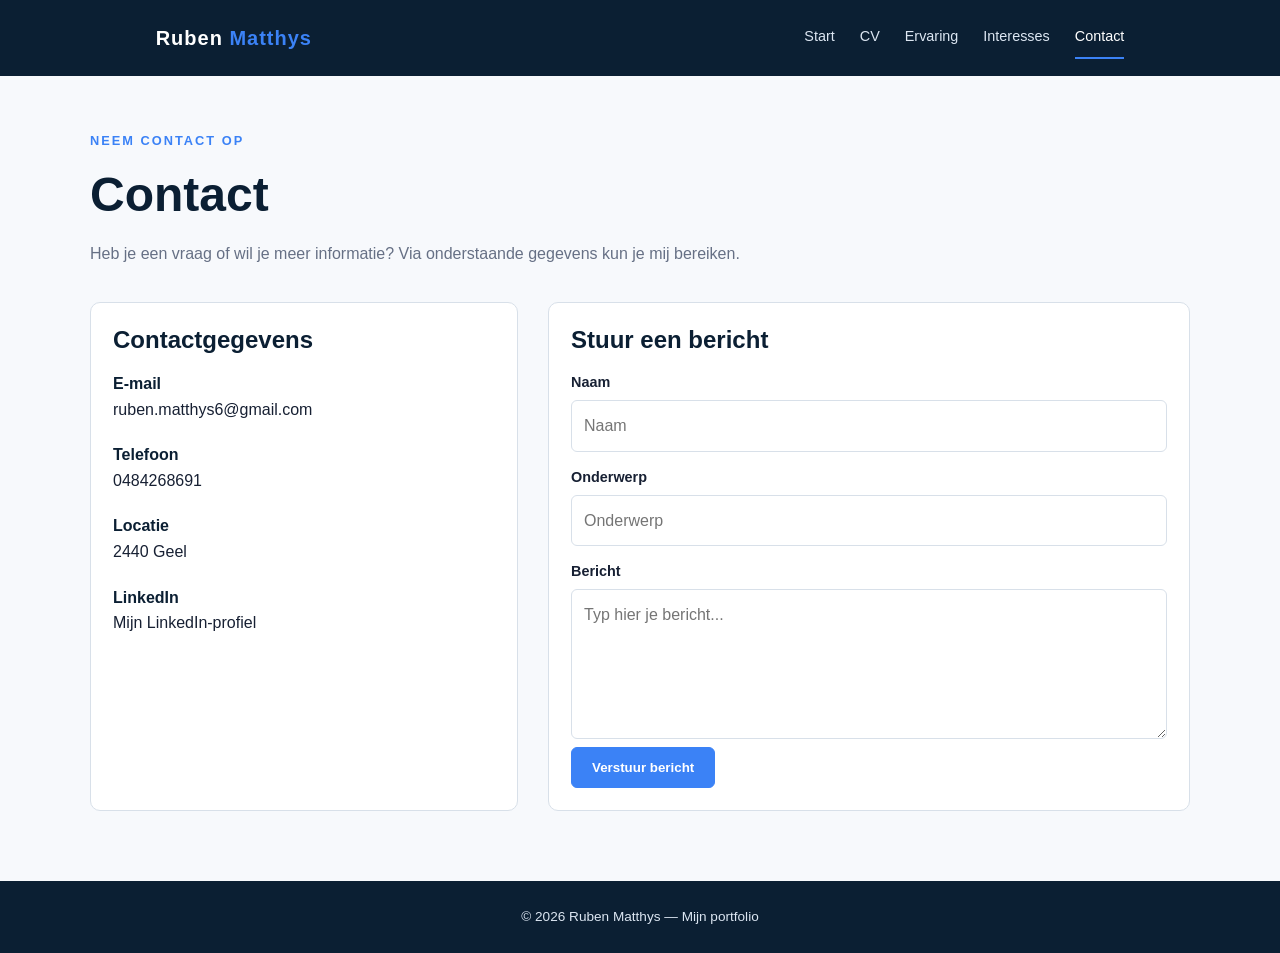
<file: contact.html>
<!doctype html>
<html lang="nl">
    <head>
        <meta charset="UTF-8" />
        <meta name="viewport" content="width=device-width, initial-scale=1.0" />
        <title>Contact | Mijn portfolio</title>
        <link rel="stylesheet" href="style.css" />
    </head>
    <body>
        <header class="site-header">
            <nav class="navbar container">
                <a href="index.html" class="logo">Ruben <span>Matthys</span></a>
                <ul class="nav-links">
                    <li><a href="index.html">Start</a></li>
                    <li><a href="cv.html">CV</a></li>
                    <li><a href="ervaring.html">Ervaring</a></li>
                    <li><a href="interesses.html">Interesses</a></li>
                    <li><a class="active" href="contact.html">Contact</a></li>
                </ul>
            </nav>
        </header>

        <main class="container page-content">
            <section class="page-intro">
                <p class="eyebrow">Neem contact op</p>
                <h1>Contact</h1>
                <p class="muted">
                    Heb je een vraag of wil je meer informatie? Via onderstaande gegevens kun je mij bereiken.
                </p>
            </section>

            <section class="contact-layout">
                <div class="card">
                    <h2>Contactgegevens</h2>

                    <ul class="contact-list">
                        <li>
                            <strong>E-mail</strong>
                            <a href="mailto:jouw.email@example.com"> ruben.matthys6@gmail.com </a>
                        </li>

                        <li>
                            <strong>Telefoon</strong>
                            <a href="tel:+32000000000"> 0484268691 </a>
                        </li>

                        <li>
                            <strong>Locatie</strong>
                            2440 Geel
                        </li>

                        <li>
                            <strong>LinkedIn</strong>
                            <a
                                href="www.linkedin.com/in/ruben-matthys-113218339"
                                target="_blank"
                                rel="noopener noreferrer">
                                Mijn LinkedIn-profiel
                            </a>
                        </li>
                    </ul>
                </div>

                <div class="card">
                    <h2>Stuur een bericht</h2>

                    <form
                        class="contact-form"
                        action="mailto:jouw.email@example.com"
                        method="post"
                        enctype="text/plain">
                        <label for="naam">Naam</label>
                        <input type="text" id="naam" name="naam" placeholder="Naam" required />

                        <label for="onderwerp">Onderwerp</label>
                        <input type="text" id="onderwerp" name="onderwerp" placeholder="Onderwerp" required />

                        <label for="bericht">Bericht</label>
                        <textarea id="bericht" name="bericht" placeholder="Typ hier je bericht..." required></textarea>

                        <button class="button" type="submit">Verstuur bericht</button>
                    </form>
                </div>
            </section>
        </main>

        <footer class="site-footer">
            <p>&copy; 2026 Ruben Matthys — Mijn portfolio</p>
        </footer>
    </body>
</html>
</file>
<file: style.css>
/* --- ALGEMENE STIJL --- */

:root {
    --navy: #0b1f33;
    --navy-blue: #163a5f;
    --accent: #3b82f6;
    --light-blue: #e8eef5;
    --background: #f7f9fc;
    --white: #ffffff;
    --text: #172033;
    --muted: #667085;
    --border: #d8e0e9;
}

* {
    box-sizing: border-box;
    margin: 0;
    padding: 0;
}

html {
    scroll-behavior: smooth;
}

body {
    font-family: Inter, Arial, sans-serif;
    background: var(--background);
    color: var(--text);
    line-height: 1.6;
}

a {
    color: inherit;
    text-decoration: none;
}

img {
    display: block;
    max-width: 100%;
}

/* --- HEADER EN NAVIGATIE --- */

.site-header {
    background: var(--navy);
    color: var(--white);
    padding: 0 7%;
}

.navbar {
    min-height: 76px;
    display: flex;
    align-items: center;
    justify-content: space-between;
    gap: 24px;
}

.logo {
    font-size: 1.25rem;
    font-weight: 700;
    letter-spacing: 1px;
}

.logo span {
    color: var(--accent);
}

.nav-links {
    display: flex;
    align-items: center;
    flex-wrap: wrap;
    gap: 25px;
    list-style: none;
}

.nav-links a {
    display: inline-block;
    padding: 8px 0;
    color: #dce6f2;
    font-size: 0.9rem;
    border-bottom: 2px solid transparent;
    transition:
        color 0.2s,
        border-color 0.2s;
}

.nav-links a:hover,
.nav-links a.active {
    color: var(--white);
    border-bottom-color: var(--accent);
}

/* --- ALGEMENE PAGINA-INDELING --- */

.container {
    width: min(1100px, 88%);
    margin: 0 auto;
}

.page-content {
    min-height: 70vh;
    padding: 55px 0 70px;
}

.page-intro {
    margin-bottom: 35px;
}

.eyebrow {
    color: var(--accent);
    font-size: 0.8rem;
    font-weight: 700;
    letter-spacing: 2px;
    text-transform: uppercase;
}

h1,
h2,
h3 {
    line-height: 1.25;
    color: var(--navy);
}

h1 {
    margin: 8px 0 16px;
    font-size: clamp(2rem, 4vw, 3rem);
}

h2 {
    margin-bottom: 16px;
    font-size: 1.5rem;
}

h3 {
    margin-bottom: 8px;
    font-size: 1.1rem;
}

p {
    margin-bottom: 14px;
}

.muted {
    color: var(--muted);
}

.section {
    margin-top: 45px;
}

/* --- KNOPPEN --- */

.button {
    display: inline-block;
    padding: 12px 20px;
    border: 1px solid var(--accent);
    border-radius: 6px;
    background: var(--accent);
    color: var(--white);
    font-weight: 600;
    transition:
        background 0.2s,
        transform 0.2s;
}

.button:hover {
    background: var(--navy-blue);
    transform: translateY(-2px);
}

.button-secondary {
    background: transparent;
    color: var(--navy);
    border-color: var(--border);
}

.button-secondary:hover {
    background: var(--light-blue);
    color: var(--navy);
}

/* --- KAARTEN EN PLACEHOLDERS --- */

.card {
    padding: 22px;
    border: 1px solid var(--border);
    border-radius: 10px;
    background: var(--white);
}

.card p:last-child {
    margin-bottom: 0;
}

.grid {
    display: grid;
    grid-template-columns: repeat(3, minmax(0, 1fr));
    gap: 22px;
}

.grid-two {
    display: grid;
    grid-template-columns: repeat(2, minmax(0, 1fr));
    gap: 22px;
}

.placeholder {
    display: flex;
    min-height: 160px;
    align-items: center;
    justify-content: center;
    margin-bottom: 18px;
    border: 1px solid #aab7c6;
    background: linear-gradient(to top right, transparent calc(50% - 1px), #b8c3d0 50%, transparent calc(50% + 1px)),
        linear-gradient(to bottom right, transparent calc(50% - 1px), #b8c3d0 50%, transparent calc(50% + 1px)),
        var(--light-blue);
    color: var(--muted);
    font-size: 0.85rem;
}

.placeholder p {
    margin: 0;
    padding: 6px;
    background: var(--light-blue);
}

/* --- STARTPAGINA --- */

.hero {
    display: grid;
    grid-template-columns: 1.2fr 0.8fr;
    align-items: center;
    gap: 45px;
    padding: 40px 0;
}

.hero-text {
    max-width: 600px;
}

.hero-image {
    min-height: 280px;
    border-radius: 10px;
    overflow: hidden;
}

.hero-image .placeholder {
    height: 100%;
    min-height: 280px;
    margin: 0;
}

.hero-buttons {
    display: flex;
    flex-wrap: wrap;
    gap: 12px;
    margin-top: 24px;
}

/* --- CV EN VAARDIGHEDEN --- */

.profile {
    display: grid;
    grid-template-columns: 160px 1fr;
    align-items: center;
    gap: 28px;
    margin-bottom: 35px;
}

.profile-image {
    width: 150px;
    height: 150px;
    margin: 0;
    border-radius: 50%;
    overflow: hidden;
}

.profile-image .placeholder {
    min-height: 150px;
    height: 150px;
    margin: 0;
    border-radius: 50%;
}

.skill {
    margin-bottom: 18px;
}

.skill-header {
    display: flex;
    justify-content: space-between;
    gap: 12px;
    margin-bottom: 7px;
    font-size: 0.9rem;
}

.skill-bar {
    height: 10px;
    overflow: hidden;
    border-radius: 20px;
    background: var(--light-blue);
}

.skill-level {
    height: 100%;
    border-radius: 20px;
    background: var(--navy-blue);
}

/* --- ERVARING EN TIJDLIJN --- */

.timeline {
    position: relative;
    margin-left: 10px;
    padding-left: 28px;
    border-left: 2px solid var(--border);
}

.timeline-item {
    position: relative;
    margin-bottom: 35px;
}

.timeline-item::before {
    position: absolute;
    top: 5px;
    left: -36px;
    width: 14px;
    height: 14px;
    border: 2px solid var(--accent);
    border-radius: 50%;
    background: var(--background);
    content: "";
}

.timeline-date {
    margin-bottom: 5px;
    color: var(--accent);
    font-size: 0.85rem;
    font-weight: 700;
}

/* --- HOBBY'S --- */

.hobby-card .placeholder {
    min-height: 190px;
}

.tag {
    display: inline-block;
    margin: 5px 5px 0 0;
    padding: 5px 10px;
    border-radius: 5px;
    background: var(--light-blue);
    color: var(--navy-blue);
    font-size: 0.8rem;
}

/* --- CONTACT --- */

.contact-layout {
    display: grid;
    grid-template-columns: 0.8fr 1.2fr;
    gap: 30px;
}

.contact-list {
    list-style: none;
}

.contact-list li {
    margin-bottom: 20px;
    overflow-wrap: anywhere;
}

.contact-list strong {
    display: block;
    color: var(--navy);
}

.contact-form label {
    display: block;
    margin: 14px 0 6px;
    font-size: 0.9rem;
    font-weight: 600;
}

.contact-form input,
.contact-form textarea {
    width: 100%;
    padding: 12px;
    border: 1px solid var(--border);
    border-radius: 6px;
    background: var(--white);
    color: var(--text);
    font: inherit;
}

.contact-form textarea {
    min-height: 150px;
    resize: vertical;
}

.contact-form input:focus,
.contact-form textarea:focus {
    outline: 2px solid var(--accent);
    outline-offset: 2px;
}

/* --- FOOTER --- */

.site-footer {
    padding: 25px 7%;
    background: var(--navy);
    color: #dce6f2;
    text-align: center;
    font-size: 0.85rem;
}

.site-footer p {
    margin: 0;
}

/* --- RESPONSIVE DESIGN --- */

@media (max-width: 800px) {
    .navbar {
        align-items: flex-start;
        flex-direction: column;
        justify-content: center;
        padding: 18px 0;
    }

    .nav-links {
        gap: 10px 18px;
    }

    .hero,
    .contact-layout {
        grid-template-columns: 1fr;
    }

    .hero {
        gap: 25px;
    }

    .grid {
        grid-template-columns: repeat(2, minmax(0, 1fr));
    }
}

@media (max-width: 520px) {
    .container {
        width: 90%;
    }

    .page-content {
        padding: 35px 0 50px;
    }

    .grid,
    .grid-two {
        grid-template-columns: 1fr;
    }

    .profile {
        grid-template-columns: 1fr;
    }

    .profile-image {
        width: 120px;
        height: 120px;
    }

    .profile-image .placeholder {
        min-height: 120px;
        height: 120px;
    }

    .nav-links {
        gap: 8px 14px;
    }
}
</file>
